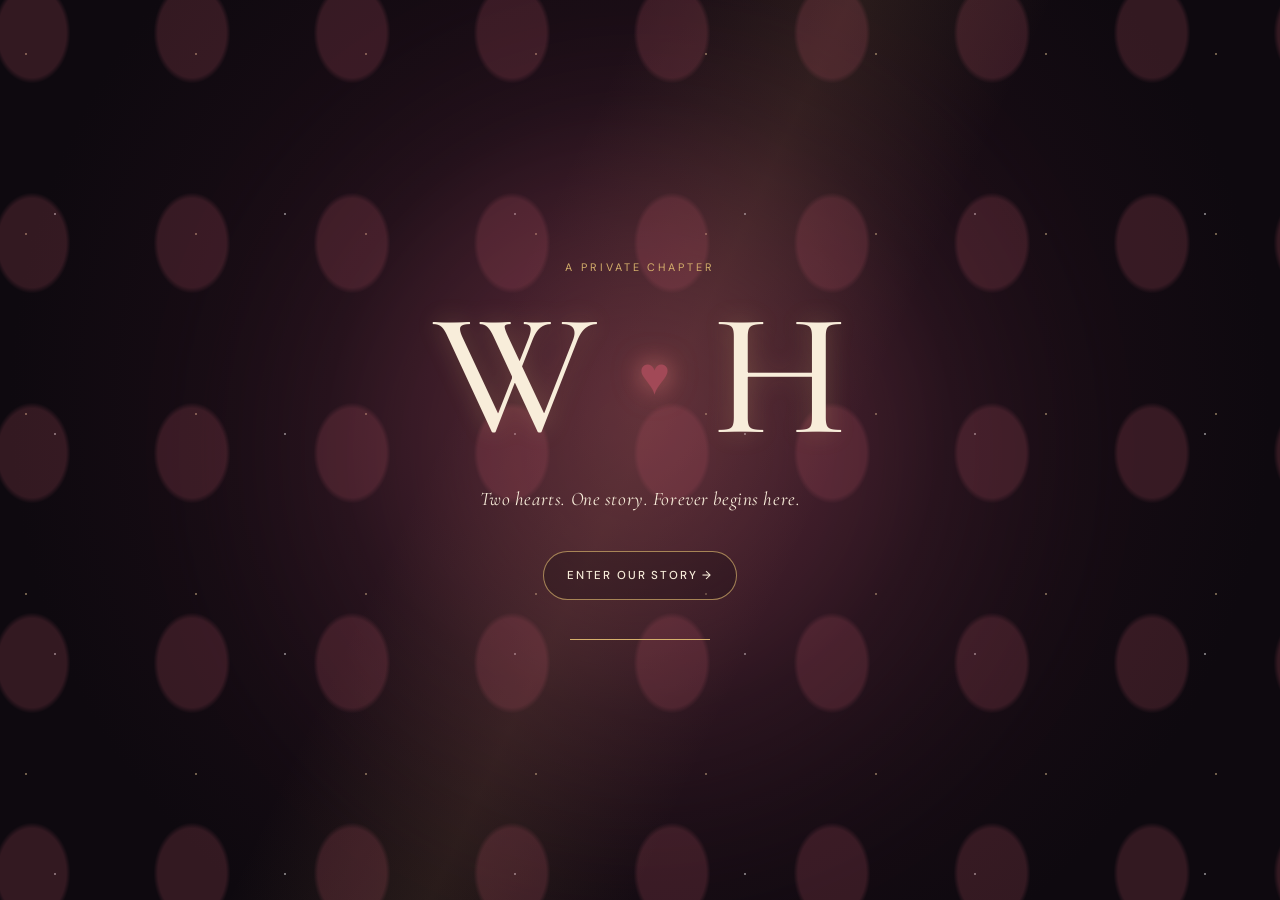
<file: gateway.html>
<!doctype html>
<html lang="en">

<head>
    <meta charset="utf-8" />
    <meta name="viewport" content="width=device-width, initial-scale=1" />
    <meta name="description" content="Enter the story of W and H." />
    <title>W &amp; H — Our Forever</title>
    <link rel="preconnect" href="https://fonts.googleapis.com" />
    <link rel="preconnect" href="https://fonts.gstatic.com" crossorigin />
    <link href="https://fonts.googleapis.com/css2?family=Cormorant+Garamond:ital,wght@0,400;0,500;1,400&family=DM+Sans:wght@400;500&display=swap" rel="stylesheet" />
    <link rel="stylesheet" href="css/gateway.css" />
</head>

<body>
    <main class="gateway">
        <div class="gateway-stars" aria-hidden="true"></div>
        <div class="gateway-glow" aria-hidden="true"></div>
        <div class="petal-field" aria-hidden="true"></div>
        <div class="gateway-content">
            <p class="gateway-kicker">A private chapter</p>
            <div class="initials" aria-label="W and H">
                <span>W</span><i>♥</i><span>H</span>
            </div>
            <p class="gateway-line">Two hearts. One story. Forever begins here.</p>
            <button id="enterButton" type="button">
          Enter Our Story <span aria-hidden="true">→</span>
        </button>
            <div class="gateway-progress" aria-label="Opening our story">
                <span></span>
            </div>
        </div>
    </main>
    <script src="js/gateway.js"></script>
</body>

</html>
</file>
<file: css/gateway.css>
:root{--ivory:#f8edda;--gold:#d5b06c;--rose:#a24957;--ink:#100a10}*{box-sizing:border-box}body{margin:0;background:var(--ink);color:var(--ivory);font-family:"DM Sans",sans-serif}.gateway{min-height:100svh;overflow:hidden;display:grid;place-items:center;position:relative;background:radial-gradient(circle at 50% 45%,#49202d 0%,#1b0d16 38%,#0e090f 78%)}.gateway:before{content:"";position:absolute;inset:0;background:linear-gradient(115deg,transparent 38%,rgba(200,151,91,.12) 50%,transparent 62%);animation:sweep 7s ease-in-out infinite}.gateway-content{position:relative;z-index:2;width:min(90%,650px);text-align:center}.gateway-kicker{color:var(--gold);font-size:.68rem;letter-spacing:.27em;text-transform:uppercase;margin:0 0 2rem}.initials{display:flex;align-items:center;justify-content:center;gap:clamp(1rem,4vw,2.7rem);font:500 clamp(6rem,20vw,11rem)/.8 "Cormorant Garamond",serif;text-shadow:0 0 25px rgba(240,201,126,.22);animation:appear 1.2s ease both,glow 2.5s 1s ease-in-out infinite}.initials i{font-style:normal;font-size:clamp(1.8rem,5vw,3.3rem);color:var(--rose);filter:drop-shadow(0 0 13px #a94b5a);animation:heart 1.4s ease-in-out infinite}.gateway-line{font:italic 1.2rem/1.6 "Cormorant Garamond",serif;letter-spacing:.03em;margin:2.3rem auto}.gateway button{border:1px solid rgba(213,176,108,.7);border-radius:999px;background:rgba(15,9,15,.25);color:var(--ivory);font:500 .72rem "DM Sans",sans-serif;letter-spacing:.16em;text-transform:uppercase;padding:1rem 1.4rem;cursor:pointer;transition:.3s}.gateway button:hover,.gateway button:focus-visible{background:var(--gold);color:#241417;outline:none}.gateway-progress{width:140px;height:1px;background:rgba(255,255,255,.22);margin:2.4rem auto 0;overflow:hidden}.gateway-progress span{display:block;width:100%;height:100%;background:var(--gold);transform-origin:left;animation:progress 5s linear both}.gateway-stars,.petal-field{position:absolute;inset:0;background-image:radial-gradient(#f4d49d 1px,transparent 1.5px),radial-gradient(#fff 1px,transparent 1.5px);background-position:10% 20%,60% 80%;background-size:170px 180px,230px 220px;opacity:.42}.petal-field{opacity:.22;background-image:radial-gradient(ellipse at center,#b85163 0 30%,transparent 34%);background-size:160px 210px;animation:drift 9s linear infinite}.gateway-glow{position:absolute;width:50vw;height:50vw;border-radius:50%;background:#834052;filter:blur(110px);opacity:.25;animation:breathe 4s ease-in-out infinite}@keyframes appear{from{opacity:0;transform:translateY(25px);letter-spacing:.1em}to{opacity:1;transform:none}}@keyframes heart{50%{transform:scale(1.18)}}@keyframes glow{50%{text-shadow:0 0 50px rgba(240,201,126,.55)}}@keyframes progress{from{transform:scaleX(0)}to{transform:scaleX(1)}}@keyframes sweep{50%{transform:translateX(30%)}}@keyframes breathe{50%{transform:scale(1.3);opacity:.4}}@keyframes drift{to{background-position:90px 150px}}body.leaving .gateway{animation:leave .8s ease forwards}@keyframes leave{to{opacity:0;transform:scale(1.06);filter:brightness(1.7)}}@media (prefers-reduced-motion:reduce){*,*:before,*:after{animation-duration:.01ms!important;animation-iteration-count:1!important;scroll-behavior:auto!important}}
</file>
